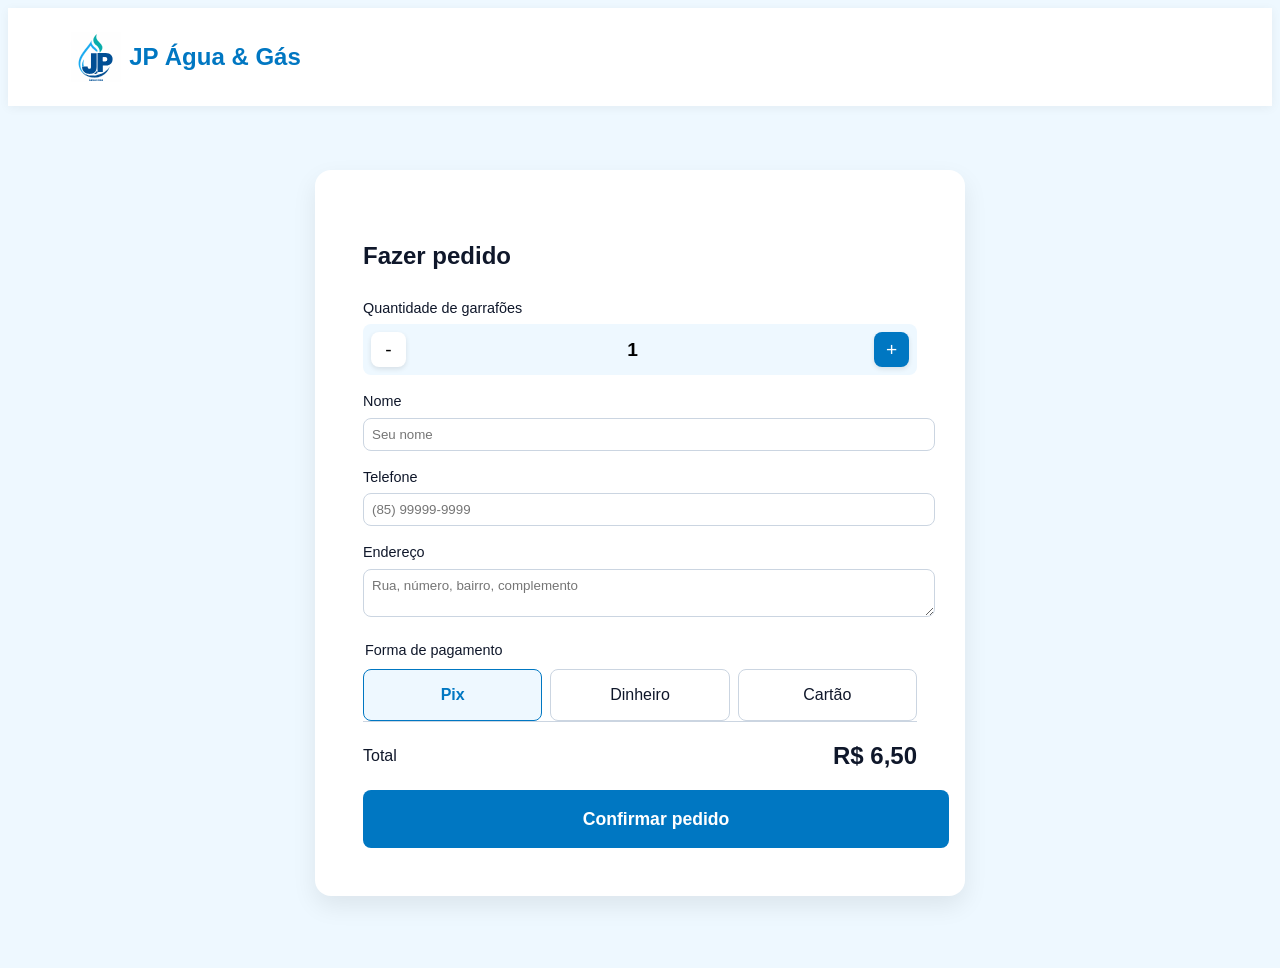
<file: src/index.html>
<!doctype html>
<html lang="pt-br">
  <head>
    <meta charset="UTF-8" />
    <meta name="viewport" content="width=device-width, initial-scale=1.0" />
    <title>Faça o seu pedido</title>
    <link rel="stylesheet" href="style.css" />
    <link
      rel="icon"
      type="image/svg+xml"
      href="assets/logotipo-jp-semfundo.svg"
    />
  </head>

  <body>
    <header class="cabecalho-principal">
      <div class="logo">
        <img src="assets/logotipo-jp.svg" alt="Logotipo" class="icone-logo" />
        <span>JP Água & Gás</span>
      </div>
    </header>

    <main class="container-principal">
      <section class="area-pedido">
        <article class="cartao-formulario">
          <h2>Fazer pedido</h2>

          <form id="form-pedido">
            <div class="grupo-entrada quantidade">
              <label for="qtd_garrafoes">Quantidade de garrafões</label>
              <div class="controle-quantidade">
                <button type="button" class="btn-menos">-</button>
                <input
                  type="number"
                  id="qtd_garrafoes"
                  value="1"
                  min="1"
                  required
                />
                <button type="button" class="btn-mais">+</button>
              </div>
            </div>

            <div class="grupo-entrada">
              <label for="nome">Nome</label>
              <input type="text" id="nome" placeholder="Seu nome" required />
            </div>

            <div class="grupo-entrada">
              <label for="telefone">Telefone</label>
              <input
                type="tel"
                id="telefone"
                placeholder="(85) 99999-9999"
                required
              />
            </div>

            <div class="grupo-entrada">
              <label for="endereco">Endereço</label>
              <textarea
                id="endereco"
                rows="2"
                placeholder="Rua, número, bairro, complemento"
                required
              ></textarea>
            </div>

            <fieldset class="grupo-pagamento">
              <legend>Forma de pagamento</legend>
              <div class="opcoes-pagamento">
                <label class="opcao">
                  <input type="radio" name="pagamento" value="pix" checked />
                  <span>Pix</span>
                </label>
                <label class="opcao">
                  <input type="radio" name="pagamento" value="dinheiro" />
                  <span>Dinheiro</span>
                </label>
                <label class="opcao">
                  <input type="radio" name="pagamento" value="cartao" />
                  <span>Cartão</span>
                </label>
              </div>
            </fieldset>

            <div class="resumo-pedido">
              <span class="texto-total">Total</span>
              <strong class="valor-total">R$ 6,50</strong>
            </div>

            <a href="#modal-resumo" id="btn-abrir-modal" class="btn-primario">
              Confirmar pedido
            </a>
          </form>
        </article>
      </section>
    </main>

    <div id="modal-resumo" class="modal oculto">
      <div class="modal-conteudo cartao-formulario">
        <h2>Revise seu pedido</h2>
        <div class="detalhes-resumo">
          <p><strong>Garrafões:</strong> <span id="resumo-qtd"></span></p>
          <p><strong>Nome:</strong> <span id="resumo-nome"></span></p>
          <p><strong>Telefone:</strong> <span id="resumo-telefone"></span></p>
          <p><strong>Endereço:</strong> <span id="resumo-endereco"></span></p>
          <p><strong>Pagamento:</strong> <span id="resumo-pagamento"></span></p>
        </div>

        <div class="resumo-pedido">
          <span class="texto-total">Total a pagar:</span>
          <strong class="valor-total" id="resumo-total"></strong>
        </div>

        <div class="acoes-modal">
          <a href="#" id="btn-voltar" class="btn-secundario">
            Voltar e editar pedido
          </a>
          <a href="#" id="btn-finalizar" class="btn-primario">
            Tudo certo, pedir!
          </a>
        </div>
      </div>
    </div>
  </body>
</html>
</file>
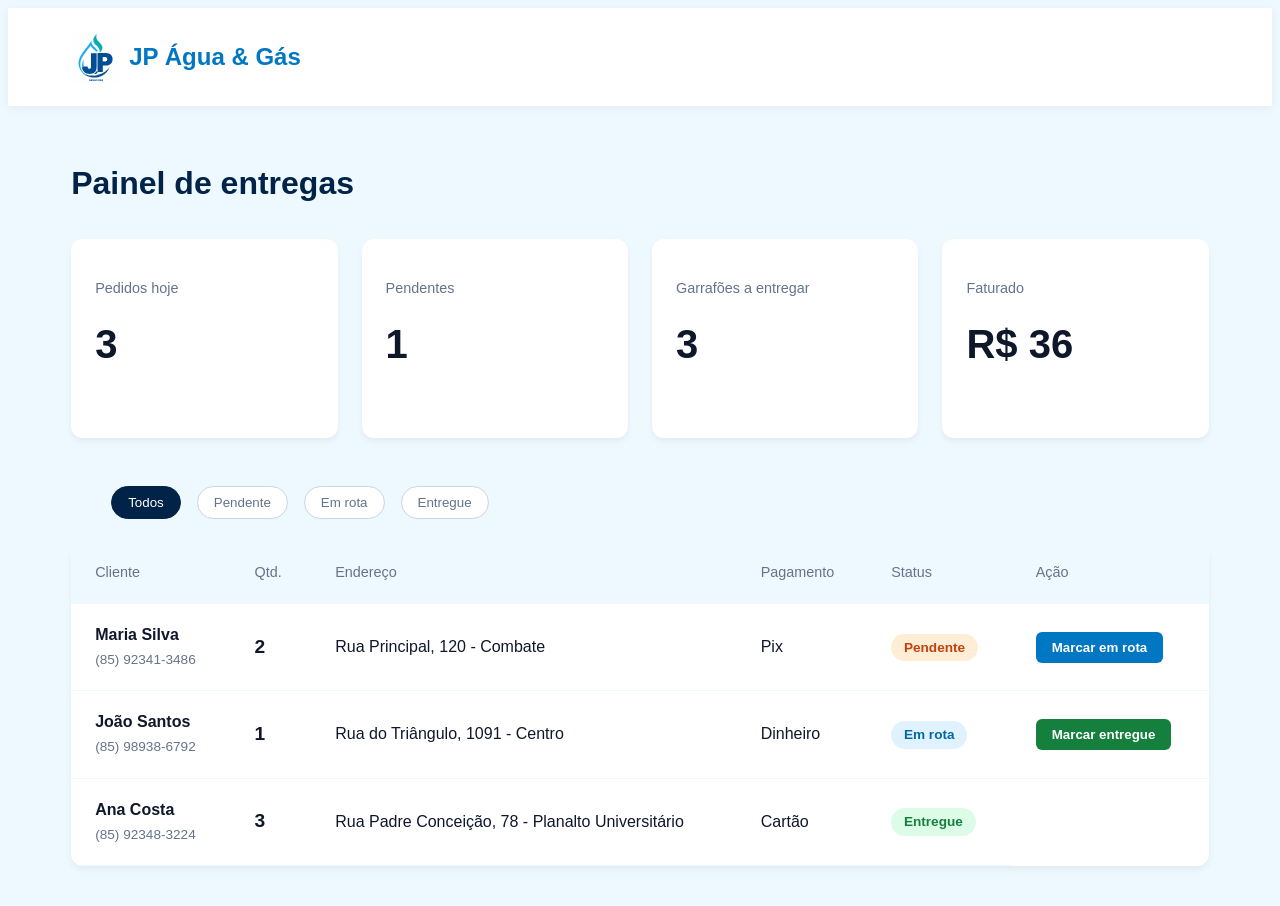
<file: src/painel.html>
<!doctype html>
<html lang="pt-br">
  <head>
    <meta charset="UTF-8" />
    <meta name="viewport" content="width=device-width, initial-scale=1.0" />
    <title>Painel de Entregas</title>
    <link rel="stylesheet" href="style.css" />
    <link
      rel="icon"
      type="image/svg+xml"
      href="assets/logotipo-jp-semfundo.svg"
    />
  </head>

  <body>
    <header class="cabecalho-principal">
      <div class="logo">
        <img src="assets/logotipo-jp.svg" alt="Logotipo" class="icone-logo" />
        <span>JP Água & Gás</span>
      </div>
    </header>

    <main class="container-painel">
      <h1>Painel de entregas</h1>

      <section class="resumo-metricas">
        <div class="cartao-metrica">
          <h3>Pedidos hoje</h3>
          <p class="valor-metrica">3</p>
        </div>
        <div class="cartao-metrica">
          <h3>Pendentes</h3>
          <p class="valor-metrica">1</p>
        </div>
        <div class="cartao-metrica">
          <h3>Garrafões a entregar</h3>
          <p class="valor-metrica">3</p>
        </div>
        <div class="cartao-metrica">
          <h3>Faturado</h3>
          <p class="valor-metrica">R$ 36</p>
        </div>
      </section>

      <section class="controle-pedidos">
        <menu class="filtros-status">
          <li><button class="btn-filtro ativo">Todos</button></li>
          <li><button class="btn-filtro">Pendente</button></li>
          <li><button class="btn-filtro">Em rota</button></li>
          <li><button class="btn-filtro">Entregue</button></li>
        </menu>

        <div class="tabela-responsiva">
          <table class="tabela-dados">
            <thead>
              <tr>
                <th>Cliente</th>
                <th>Qtd.</th>
                <th>Endereço</th>
                <th>Pagamento</th>
                <th>Status</th>
                <th>Ação</th>
              </tr>
            </thead>
            <tbody>
              <tr>
                <td class="dados-cliente">
                  <strong>Maria Silva</strong>
                  <span>(85) 92341-3486</span>
                </td>
                <td class="destaque-qtd">2</td>
                <td>Rua Principal, 120 - Combate</td>
                <td>Pix</td>
                <td><span class="etiqueta status-pendente">Pendente</span></td>
                <td>
                  <button class="btn-acao btn-rota">Marcar em rota</button>
                </td>
              </tr>

              <tr>
                <td class="dados-cliente">
                  <strong>João Santos</strong>
                  <span>(85) 98938-6792</span>
                </td>
                <td class="destaque-qtd">1</td>
                <td>Rua do Triângulo, 1091 - Centro</td>
                <td>Dinheiro</td>
                <td><span class="etiqueta status-rota">Em rota</span></td>
                <td>
                  <button class="btn-acao btn-entregue">Marcar entregue</button>
                </td>
              </tr>

              <tr>
                <td class="dados-cliente">
                  <strong>Ana Costa</strong>
                  <span>(85) 92348-3224</span>
                </td>
                <td class="destaque-qtd">3</td>
                <td>Rua Padre Conceição, 78 - Planalto Universitário</td>
                <td>Cartão</td>
                <td><span class="etiqueta status-concluido">Entregue</span></td>
              </tr>
            </tbody>
          </table>
        </div>
      </section>
    </main>
  </body>
</html>
</file>
<file: src/style.css>
body {
  font-family: "Segoe UI", Roboto, Helvetica, Arial, sans-serif;
  background-color: #eef8ff;
  color: #0f172a;
  line-height: 1.5;
}

a {
  text-decoration: none;
}

.cabecalho-principal {
  display: flex;
  justify-content: space-between;
  align-items: center;
  padding: 1.5rem 5%;
  background-color: #ffffff;
  box-shadow: 0 2px 10px rgba(0, 0, 0, 0.05);
}

.logo {
  display: flex;
  align-items: center;
  gap: 0.5rem;
  font-size: 1.5rem;
  font-weight: bold;
  color: #0077c2;
}

.icone-logo {
  width: 50px;
  height: auto;
}

.container-principal {
  display: flex;
  justify-content: center;
  align-items: center;
  max-width: 1200px;
  margin: 0 auto;
  padding: 4rem 5%;
}

.area-pedido {
  width: 100%;
  max-width: 650px;
}

.cartao-formulario {
  background-color: #ffffff;
  padding: 3rem;
  border-radius: 16px;
  box-shadow: 0 10px 25px rgba(0, 0, 0, 0.08);
}

.cartao-formulario h2 {
  margin-bottom: 1.5rem;
  font-size: 1.5rem;
}

.grupo-entrada {
  margin-bottom: 1rem;
}

.grupo-entrada label {
  display: block;
  margin-bottom: 0.3rem;
  font-size: 0.9rem;
  color: #0f172a;
}

.grupo-entrada input[type="text"],
.grupo-entrada input[type="tel"],
.grupo-entrada textarea {
  width: 100%;
  padding: 0.5rem;
  border: 1px solid #cbd5e1;
  border-radius: 8px;
  font-family: "Segoe UI", Roboto, Helvetica, Arial, sans-serif;
}

.controle-quantidade {
  display: flex;
  align-items: center;
  background-color: #eef8ff;
  border-radius: 8px;
  padding: 0.5rem;
}

.btn-menos,
.btn-mais {
  background-color: #ffffff;
  border: none;
  width: 35px;
  height: 35px;
  border-radius: 8px;
  font-size: 1.2rem;
  cursor: pointer;
  box-shadow: 0 2px 5px rgba(0, 0, 0, 0.1);
}

.btn-mais {
  background-color: #0077c2;
  color: #ffffff;
}

#qtd_garrafoes {
  flex: 1;
  text-align: center;
  border: none;
  background: transparent;
  font-weight: bold;
  font-size: 1.2rem;
}

.grupo-pagamento {
  border: none;
  margin-top: 1.5rem;
  margin-bottom: 1.5rem;
  padding: 0;
  margin: 0;
}

.grupo-pagamento legend {
  font-size: 0.9rem;
  margin-bottom: 0.5rem;
}

.opcoes-pagamento {
  display: flex;
  gap: 0.5rem;
}

.opcao {
  flex: 1;
  position: relative;
  cursor: pointer;
}

.opcao input {
  position: absolute;
  opacity: 0;
}

.opcao span {
  display: block;
  text-align: center;
  padding: 0.8rem 0;
  border: 1px solid #cbd5e1;
  border-radius: 8px;
  transition: all 0.3s;
}

.opcao input:checked + span {
  border-color: #0077c2;
  background-color: #eef8ff;
  color: #0077c2;
  font-weight: bold;
}

.resumo-pedido {
  display: flex;
  justify-content: space-between;
  align-items: center;
  margin-bottom: 1rem;
  padding-top: 1rem;
  border-top: 1px solid #cbd5e1;
}

.valor-total {
  font-size: 1.5rem;
  font-weight: bold;
}

.btn-primario {
  width: 100%;
  padding: 1rem;
  background-color: #0077c2;
  color: #ffffff;
  border: none;
  border-radius: 8px;
  font-size: 1.1rem;
  font-weight: bold;
  cursor: pointer;
  transition: background 0.3s;
  display: block;
  text-align: center;
}

.btn-primario:hover {
  background-color: #005fa3;
}

.modal {
  position: fixed;
  inset: 0;
  background-color: rgba(15, 23, 42, 0.6);
  display: flex;
  justify-content: center;
  align-items: center;
  z-index: 1000;
  backdrop-filter: blur(3px);
  transition: opacity 0.3s ease;
  opacity: 0;
  pointer-events: none;
}

#modal-resumo:target {
  opacity: 1;
  pointer-events: auto;
}

.modal-conteudo {
  width: 100%;
  max-width: 500px;
  padding: 3rem;
}

.detalhes-resumo p {
  margin-bottom: 0.8rem;
  font-size: 1.05rem;
  border-bottom: 1px dashed #cbd5e1;
  padding-bottom: 0.5rem;
}

.acoes-modal {
  display: flex;
  justify-content: center;
  gap: 1rem;
  margin-top: 1.5rem;
}

.btn-secundario {
  display: flex;
  justify-content: center;
  align-items: center;
  padding: 0.5rem 1rem;
  background-color: #ffffff;
  color: #64748b;
  border: 2px solid #cbd5e1;
  border-radius: 8px;
  font-size: 0.9rem;
  font-weight: bold;
  cursor: pointer;
  transition: background-color 0.3s;
}

.btn-secundario:hover {
  background-color: #f1f5f9;
}

.acoes-modal .btn-primario {
  display: flex;
  justify-content: center;
  align-items: center;
  width: auto;
  padding: 0.5rem 1rem;
  font-size: 0.9rem;
}

.container-painel {
  max-width: 1200px;
  margin: 0 auto;
  padding: 2rem 5%;
}

.container-painel h1 {
  margin-bottom: 2rem;
  color: #002347;
}

.resumo-metricas {
  display: grid;
  grid-template-columns: repeat(auto-fit, minmax(200px, 1fr));
  gap: 1.5rem;
  margin-bottom: 3rem;
}

.cartao-metrica {
  background-color: #ffffff;
  padding: 1.5rem;
  border-radius: 12px;
  box-shadow: 0 4px 6px rgba(0, 0, 0, 0.05);
}

.cartao-metrica h3 {
  font-size: 0.9rem;
  color: #64748b;
  font-weight: normal;
}

.valor-metrica {
  font-size: 2.5rem;
  font-weight: bold;
  color: #0f172a;
  margin-top: 0.5rem;
}

.filtros-status {
  display: flex;
  gap: 1rem;
  list-style: none;
  margin-bottom: 1.5rem;
}

.btn-filtro {
  background-color: #ffffff;
  border: 1px solid #cbd5e1;
  padding: 0.5rem 1rem;
  border-radius: 20px;
  cursor: pointer;
  color: #64748b;
}

.btn-filtro.ativo {
  background-color: #002347;
  color: #ffffff;
  border-color: #002347;
}

.tabela-responsiva {
  background-color: #ffffff;
  border-radius: 12px;
  box-shadow: 0 4px 6px rgba(0, 0, 0, 0.05);
  overflow-x: auto;
}

.tabela-dados {
  width: 100%;
  border-collapse: collapse;
  min-width: 800px;
}

.tabela-dados th,
.tabela-dados td {
  padding: 1.2rem 1.5rem;
  text-align: left;
  border-bottom: 1px solid #eef8ff;
}

.tabela-dados th {
  background-color: #eef8ff;
  color: #64748b;
  font-weight: normal;
  font-size: 0.9rem;
}

.dados-cliente strong {
  display: block;
}

.dados-cliente span {
  font-size: 0.85rem;
  color: #64748b;
}

.destaque-qtd {
  font-weight: bold;
  font-size: 1.2rem;
}

.etiqueta {
  padding: 0.4rem 0.8rem;
  border-radius: 20px;
  font-size: 0.85rem;
  font-weight: bold;
}

.status-pendente {
  background-color: #ffedd5;
  color: #c2410c;
}

.status-rota {
  background-color: #e0f2fe;
  color: #0369a1;
}

.status-concluido {
  background-color: #dcfce7;
  color: #15803d;
}

.btn-acao {
  padding: 0.5rem 1rem;
  border: none;
  border-radius: 6px;
  color: #ffffff;
  font-weight: bold;
  cursor: pointer;
}

.btn-rota {
  background-color: #0077c2;
}

.btn-entregue {
  background-color: #15803d;
}

@media (max-width: 768px) {
  .cabecalho-principal {
    flex-direction: column;
    gap: 1rem;
    padding: 1rem;
  }

  .container-principal {
    flex-direction: column;
    padding: 1rem 5%;
    text-align: left;
  }

  .info-servico h1 {
    font-size: 2.2rem;
  }

  .destaques {
    justify-content: center;
    flex-wrap: wrap;
  }

  .area-pedido {
    width: 100%;
    max-width: 90vw;
    margin: 0 auto;
  }

  .cartao-formulario {
    padding: 1.5rem;
  }

  .controle-quantidade {
    justify-content: space-between;
    width: 100%;
  }

  #qtd_garrafoes {
    width: 50%;
  }

  .btn-primario {
    width: 100%;
    box-sizing: border-box;
  }

  .filtros-status {
    overflow-x: auto;
    padding-bottom: 0.5rem;
    justify-content: flex-start;
  }

  .btn-filtro {
    white-space: nowrap;
  }

  .tabela-responsiva {
    background-color: transparent;
    box-shadow: none;
    overflow-x: hidden;
  }

  .tabela-dados,
  .tabela-dados tbody,
  .tabela-dados tr,
  .tabela-dados td {
    display: block;
    width: 70%;
  }

  .tabela-dados thead {
    display: none;
  }

  .tabela-dados tr {
    background-color: #ffffff;
    margin-bottom: 1.5rem;
    padding: 1.5rem;
    border-radius: 12px;
    box-shadow: 0 4px 10px rgba(0, 0, 0, 0.08);
    border: 1px solid #cbd5e1;
    text-align: center;
  }

  .tabela-dados td {
    padding: 0.6rem 0;
    border-bottom: 1px solid #eef8ff;
    word-break: break-word;
  }

  .tabela-dados td:last-child {
    border-bottom: none;
    padding-top: 1rem;
  }

  .dados-cliente strong {
    font-size: 1.2rem;
  }

  .destaque-qtd::before {
    content: "Quantidade: ";
    font-weight: normal;
  }
}
</file>
